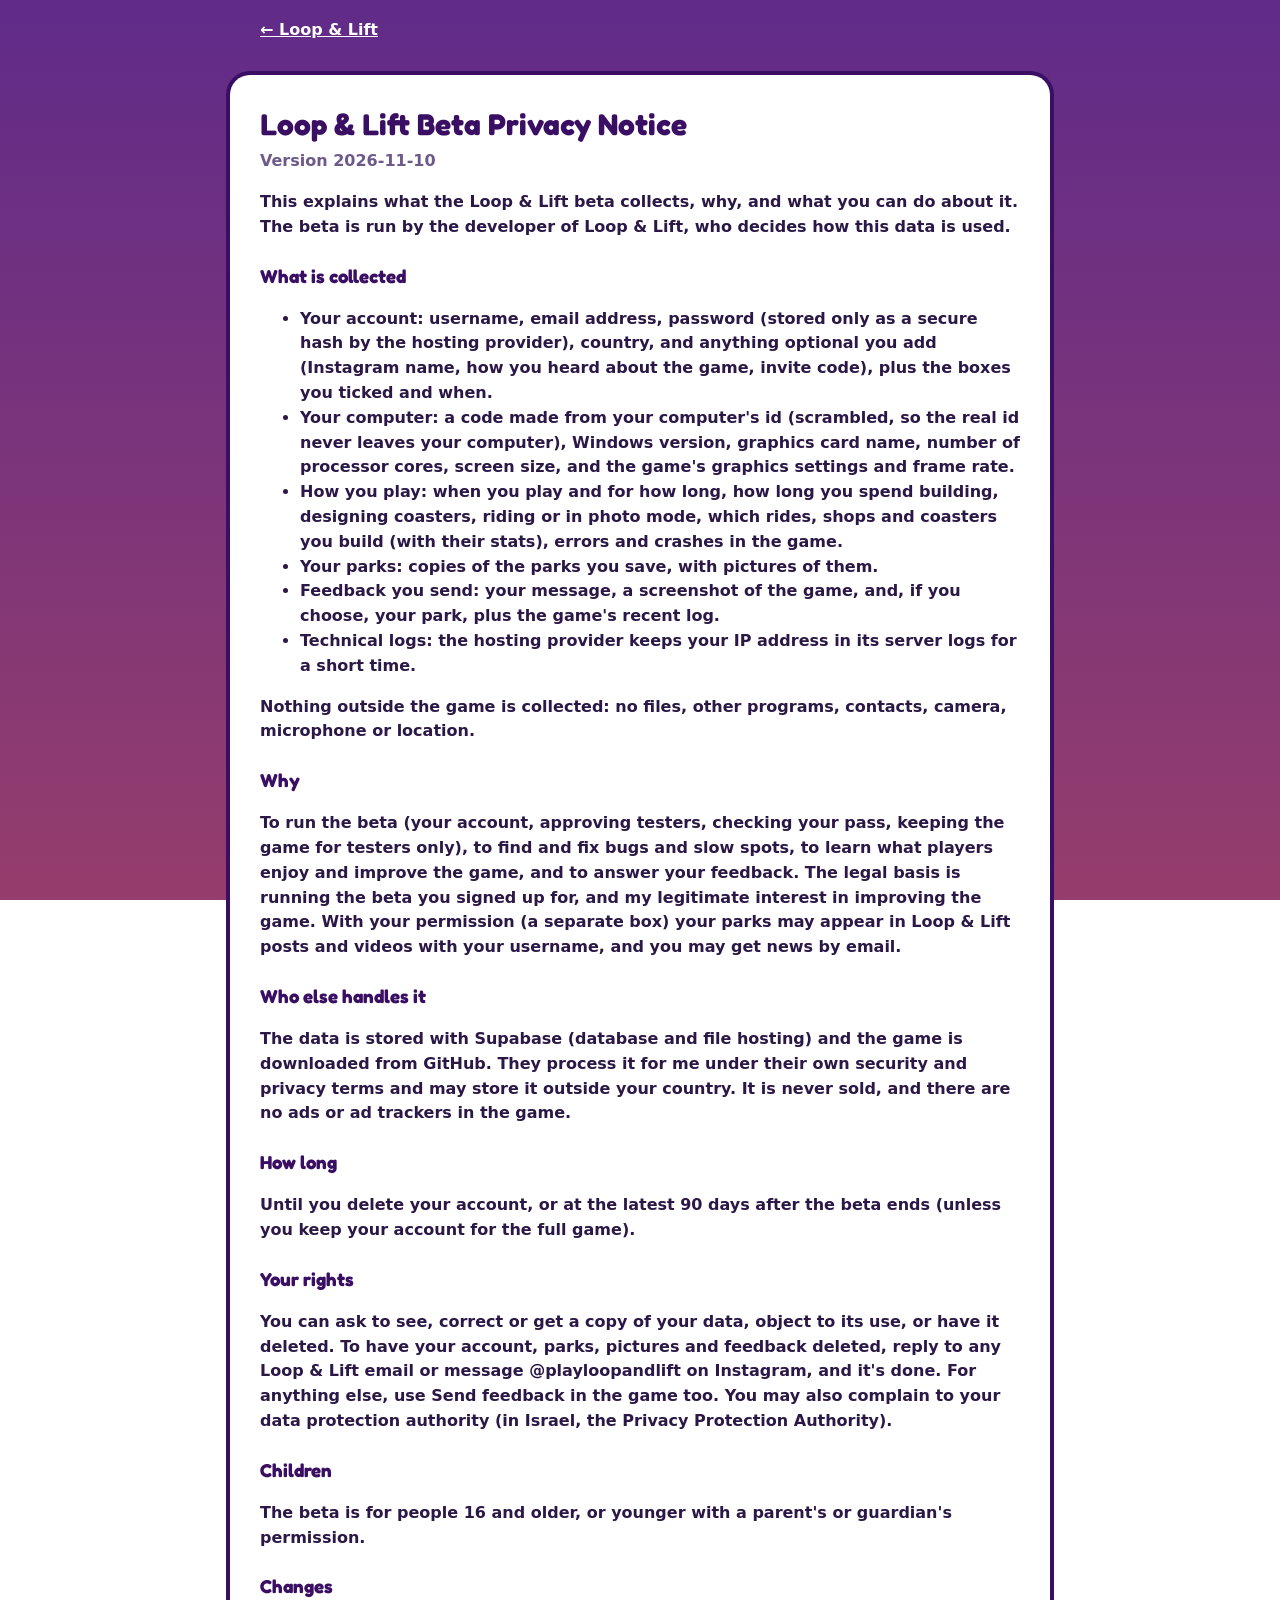
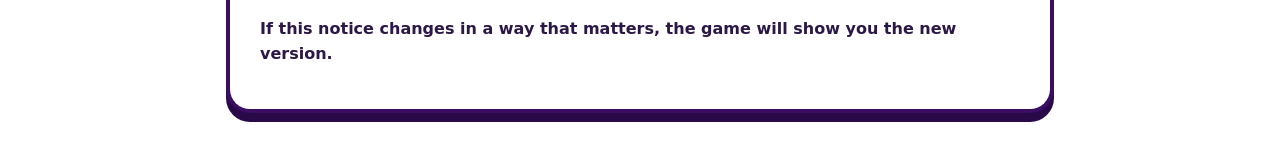
<file: privacy/index.html>
<!doctype html>
<html lang="en"><head><meta charset="utf-8"><meta name="viewport" content="width=device-width, initial-scale=1">
<title>Loop &amp; Lift - Privacy Notice</title><meta name="theme-color" content="#602b89">
<style>
@font-face { font-family: 'Fredoka'; font-weight: 700; font-display: swap; src: url(../assets/fonts/fredoka-latin-700-normal.woff2) format('woff2'); }
body { margin: 0; background: linear-gradient(180deg, #602b89, #953d6c) fixed; font: 600 16px/1.55 system-ui, 'Segoe UI', sans-serif; color: #2b1846; }
main { max-width: 760px; margin: 32px auto; background: #fff; border-radius: 20px; padding: 26px 30px; box-shadow: 0 0 0 4px #3a0f63, 0 9px 0 4px #2a0948; }
h2, h3 { font-family: 'Fredoka', system-ui, sans-serif; color: #3a0f63; } h2 { font-size: 30px; margin: 0; } h3 { margin: 22px 0 4px; }
.lg-date { color: #6d5a8a; margin-top: 2px; } a { color: #b0137a; }
nav { max-width: 760px; margin: 18px auto 0; padding: 0 30px; } nav a { color: #fff; font-weight: 700; }
@media (max-width: 800px) { main { margin: 16px; padding: 20px; } nav { padding: 0 20px; } }
</style></head>
<body><nav><a href="../play/">&larr; Loop &amp; Lift</a></nav><main>
<h2>Loop &amp; Lift Beta Privacy Notice</h2>
<p class="lg-date">Version 2026-11-10</p>
<p>This explains what the Loop &amp; Lift beta collects, why, and what you can do about it. The beta is run by the developer of Loop &amp; Lift, who decides how this data is used.</p>
<h3>What is collected</h3>
<ul>
<li><b>Your account:</b> username, email address, password (stored only as a secure hash by the hosting provider), country, and anything optional you add (Instagram name, how you heard about the game, invite code), plus the boxes you ticked and when.</li>
<li><b>Your computer:</b> a code made from your computer's id (scrambled, so the real id never leaves your computer), Windows version, graphics card name, number of processor cores, screen size, and the game's graphics settings and frame rate.</li>
<li><b>How you play:</b> when you play and for how long, how long you spend building, designing coasters, riding or in photo mode, which rides, shops and coasters you build (with their stats), errors and crashes in the game.</li>
<li><b>Your parks:</b> copies of the parks you save, with pictures of them.</li>
<li><b>Feedback you send:</b> your message, a screenshot of the game, and, if you choose, your park, plus the game's recent log.</li>
<li><b>Technical logs:</b> the hosting provider keeps your IP address in its server logs for a short time.</li>
</ul>
<p>Nothing outside the game is collected: no files, other programs, contacts, camera, microphone or location.</p>
<h3>Why</h3>
<p>To run the beta (your account, approving testers, checking your pass, keeping the game for testers only), to find and fix bugs and slow spots, to learn what players enjoy and improve the game, and to answer your feedback. The legal basis is running the beta you signed up for, and my legitimate interest in improving the game. With your permission (a separate box) your parks may appear in Loop &amp; Lift posts and videos with your username, and you may get news by email.</p>
<h3>Who else handles it</h3>
<p>The data is stored with Supabase (database and file hosting) and the game is downloaded from GitHub. They process it for me under their own security and privacy terms and may store it outside your country. It is never sold, and there are no ads or ad trackers in the game.</p>
<h3>How long</h3>
<p>Until you delete your account, or at the latest 90 days after the beta ends (unless you keep your account for the full game).</p>
<h3>Your rights</h3>
<p>You can ask to see, correct or get a copy of your data, object to its use, or have it deleted. To have your account, parks, pictures and feedback deleted, reply to any Loop &amp; Lift email or message <b>@playloopandlift</b> on Instagram, and it's done. For anything else, use Send feedback in the game too. You may also complain to your data protection authority (in Israel, the Privacy Protection Authority).</p>
<h3>Children</h3>
<p>The beta is for people 16 and older, or younger with a parent's or guardian's permission.</p>
<h3>Changes</h3>
<p>If this notice changes in a way that matters, the game will show you the new version.</p></main></body></html>
</file>
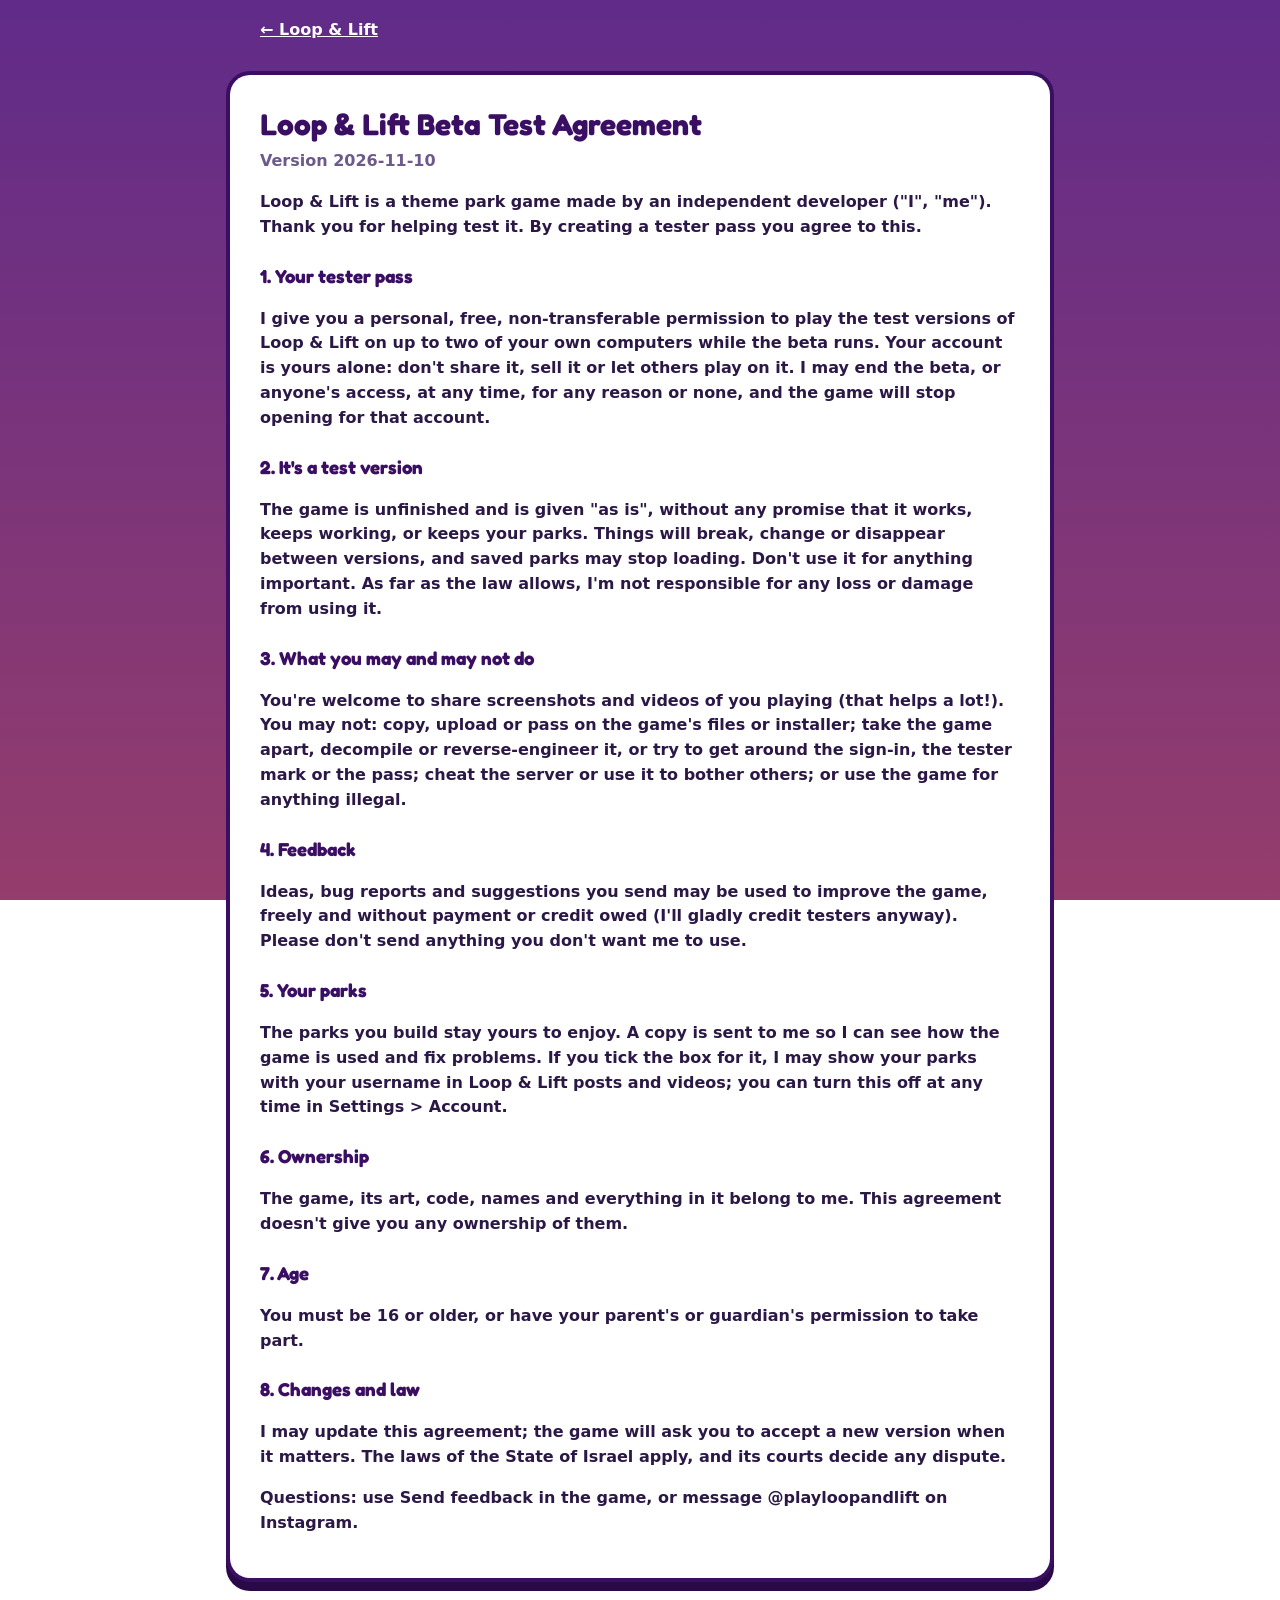
<file: terms/index.html>
<!doctype html>
<html lang="en"><head><meta charset="utf-8"><meta name="viewport" content="width=device-width, initial-scale=1">
<title>Loop &amp; Lift - Beta Terms</title><meta name="theme-color" content="#602b89">
<style>
@font-face { font-family: 'Fredoka'; font-weight: 700; font-display: swap; src: url(../assets/fonts/fredoka-latin-700-normal.woff2) format('woff2'); }
body { margin: 0; background: linear-gradient(180deg, #602b89, #953d6c) fixed; font: 600 16px/1.55 system-ui, 'Segoe UI', sans-serif; color: #2b1846; }
main { max-width: 760px; margin: 32px auto; background: #fff; border-radius: 20px; padding: 26px 30px; box-shadow: 0 0 0 4px #3a0f63, 0 9px 0 4px #2a0948; }
h2, h3 { font-family: 'Fredoka', system-ui, sans-serif; color: #3a0f63; } h2 { font-size: 30px; margin: 0; } h3 { margin: 22px 0 4px; }
.lg-date { color: #6d5a8a; margin-top: 2px; } a { color: #b0137a; }
nav { max-width: 760px; margin: 18px auto 0; padding: 0 30px; } nav a { color: #fff; font-weight: 700; }
@media (max-width: 800px) { main { margin: 16px; padding: 20px; } nav { padding: 0 20px; } }
</style></head>
<body><nav><a href="../play/">&larr; Loop &amp; Lift</a></nav><main>
<h2>Loop &amp; Lift Beta Test Agreement</h2>
<p class="lg-date">Version 2026-11-10</p>
<p>Loop &amp; Lift is a theme park game made by an independent developer ("I", "me"). Thank you for helping test it. By creating a tester pass you agree to this.</p>
<h3>1. Your tester pass</h3>
<p>I give you a personal, free, non-transferable permission to play the test versions of Loop &amp; Lift on up to two of your own computers while the beta runs. Your account is yours alone: don't share it, sell it or let others play on it. I may end the beta, or anyone's access, at any time, for any reason or none, and the game will stop opening for that account.</p>
<h3>2. It's a test version</h3>
<p>The game is unfinished and is given "as is", without any promise that it works, keeps working, or keeps your parks. Things will break, change or disappear between versions, and saved parks may stop loading. Don't use it for anything important. As far as the law allows, I'm not responsible for any loss or damage from using it.</p>
<h3>3. What you may and may not do</h3>
<p>You're welcome to share screenshots and videos of you playing (that helps a lot!). You may not: copy, upload or pass on the game's files or installer; take the game apart, decompile or reverse-engineer it, or try to get around the sign-in, the tester mark or the pass; cheat the server or use it to bother others; or use the game for anything illegal.</p>
<h3>4. Feedback</h3>
<p>Ideas, bug reports and suggestions you send may be used to improve the game, freely and without payment or credit owed (I'll gladly credit testers anyway). Please don't send anything you don't want me to use.</p>
<h3>5. Your parks</h3>
<p>The parks you build stay yours to enjoy. A copy is sent to me so I can see how the game is used and fix problems. If you tick the box for it, I may show your parks with your username in Loop &amp; Lift posts and videos; you can turn this off at any time in Settings &gt; Account.</p>
<h3>6. Ownership</h3>
<p>The game, its art, code, names and everything in it belong to me. This agreement doesn't give you any ownership of them.</p>
<h3>7. Age</h3>
<p>You must be 16 or older, or have your parent's or guardian's permission to take part.</p>
<h3>8. Changes and law</h3>
<p>I may update this agreement; the game will ask you to accept a new version when it matters. The laws of the State of Israel apply, and its courts decide any dispute.</p>
<p>Questions: use Send feedback in the game, or message <b>@playloopandlift</b> on Instagram.</p></main></body></html>
</file>
